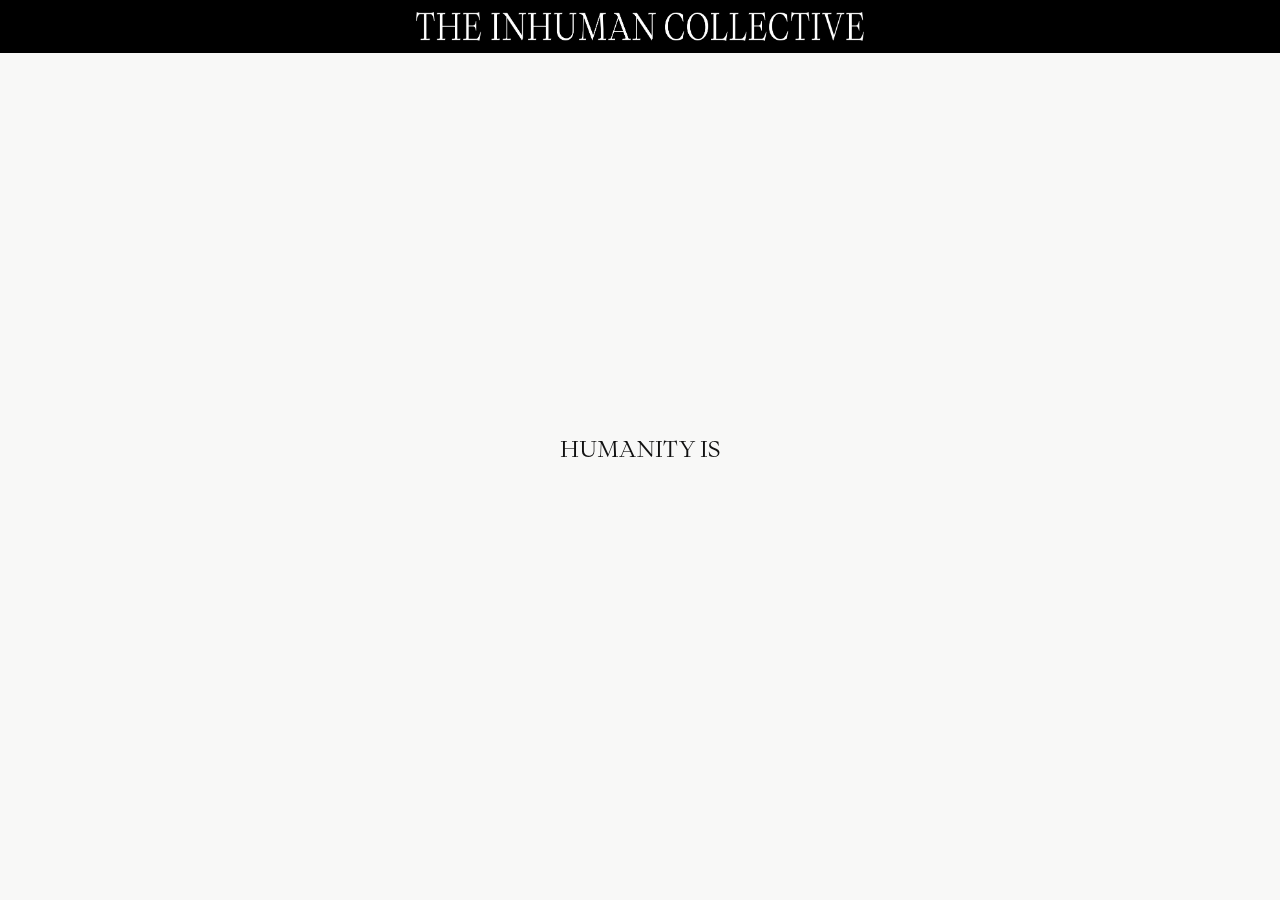
<file: index.html>
<!DOCTYPE html>
<html lang="en">
<head>
    <meta charset="UTF-8">
    <meta name="viewport" content="width=device-width, initial-scale=1.0">
    <title>THE INHUMAN COLLECTIVE</title>
    <link rel="stylesheet" href="style.css">
</head>
<body class="landing-page">
    <header class="site-header">
        <a class="site-header__link" href="index.html" aria-label="Go to landing page">
            <img
                class="site-header__title"
                src="assets/00. THE INHUMAN COLLECTIVE.png"
                alt="The Inhuman Collective"
            >
        </a>
    </header>

    <main class="landing-main">
        <button class="landing-main__prompt" id="landing-prompt" type="button">HUMANITY IS</button>

        <form class="landing-form" id="landing-form" novalidate>
            <label class="sr-only" for="password-input">Enter password</label>
            <input
                id="password-input"
                class="landing-form__input"
                type="text"
                name="password"
                inputmode="text"
                autocomplete="off"
                autocapitalize="characters"
                spellcheck="false"
                placeholder="RESPOND"
                aria-label="Respond with password"
                tabindex="-1"
            >
        </form>
    </main>

    <script src="script.js"></script>
</body>
</html>
</file>
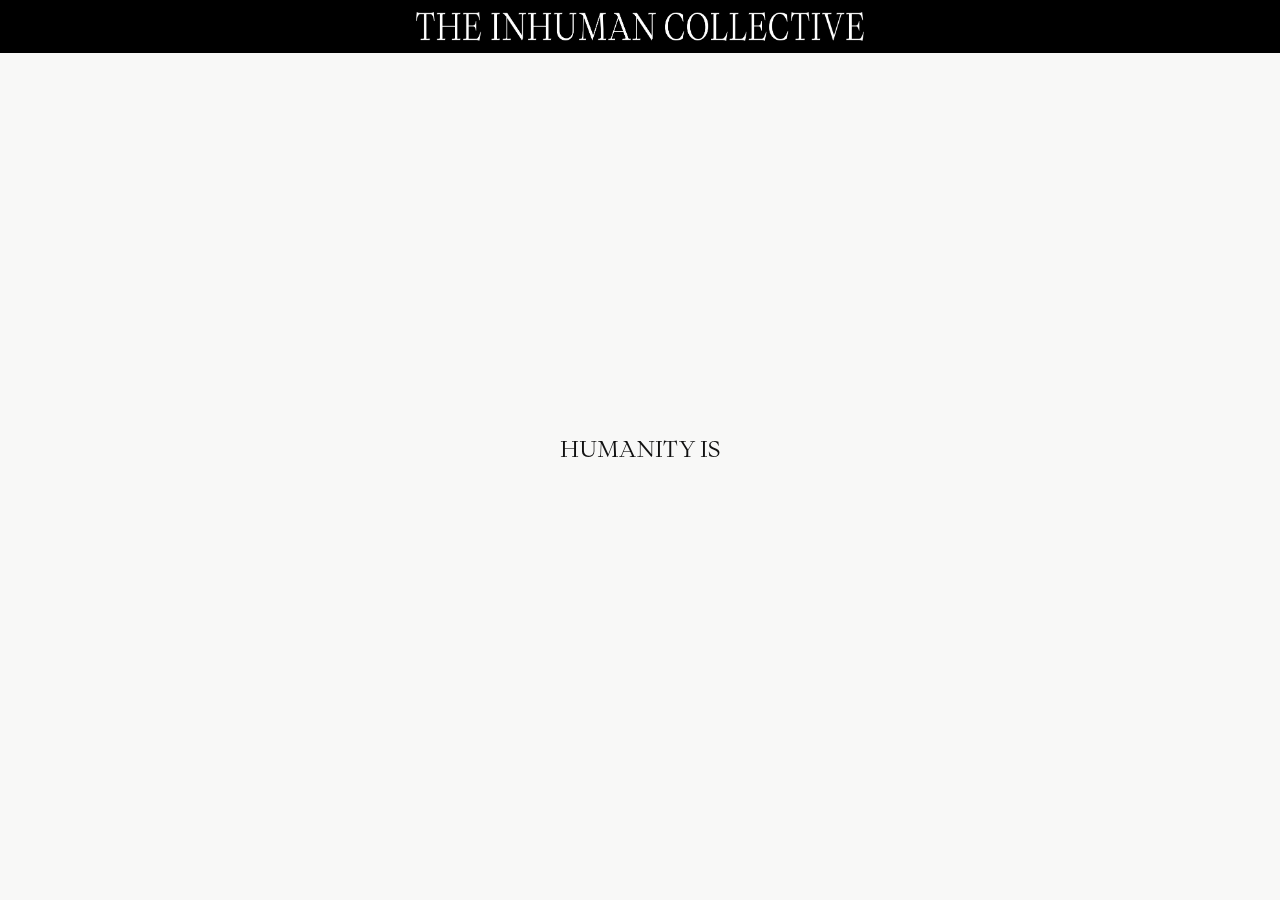
<file: landing.html>
<!DOCTYPE html>
<html lang="en">
<head>
    <meta charset="UTF-8">
    <meta name="viewport" content="width=device-width, initial-scale=1.0">
    <title>THE INHUMAN COLLECTIVE</title>
    <link rel="stylesheet" href="style.css">
</head>
<body class="landing-page">
    <header class="site-header">
        <a class="site-header__link" href="landing.html" aria-label="Go to landing page">
            <img
                class="site-header__title"
                src="assets/00. THE INHUMAN COLLECTIVE.png"
                alt="The Inhuman Collective"
            >
        </a>
    </header>

    <main class="landing-main">
        <button class="landing-main__prompt" id="landing-prompt" type="button">HUMANITY IS</button>

        <form class="landing-form" id="landing-form" novalidate>
            <label class="sr-only" for="password-input">Enter password</label>
            <input
                id="password-input"
                class="landing-form__input"
                type="text"
                name="password"
                inputmode="text"
                autocomplete="off"
                autocapitalize="characters"
                spellcheck="false"
                placeholder="RESPOND"
                aria-label="Respond with password"
                tabindex="-1"
            >
        </form>
    </main>

    <script src="script.js"></script>
</body>
</html>
</file>
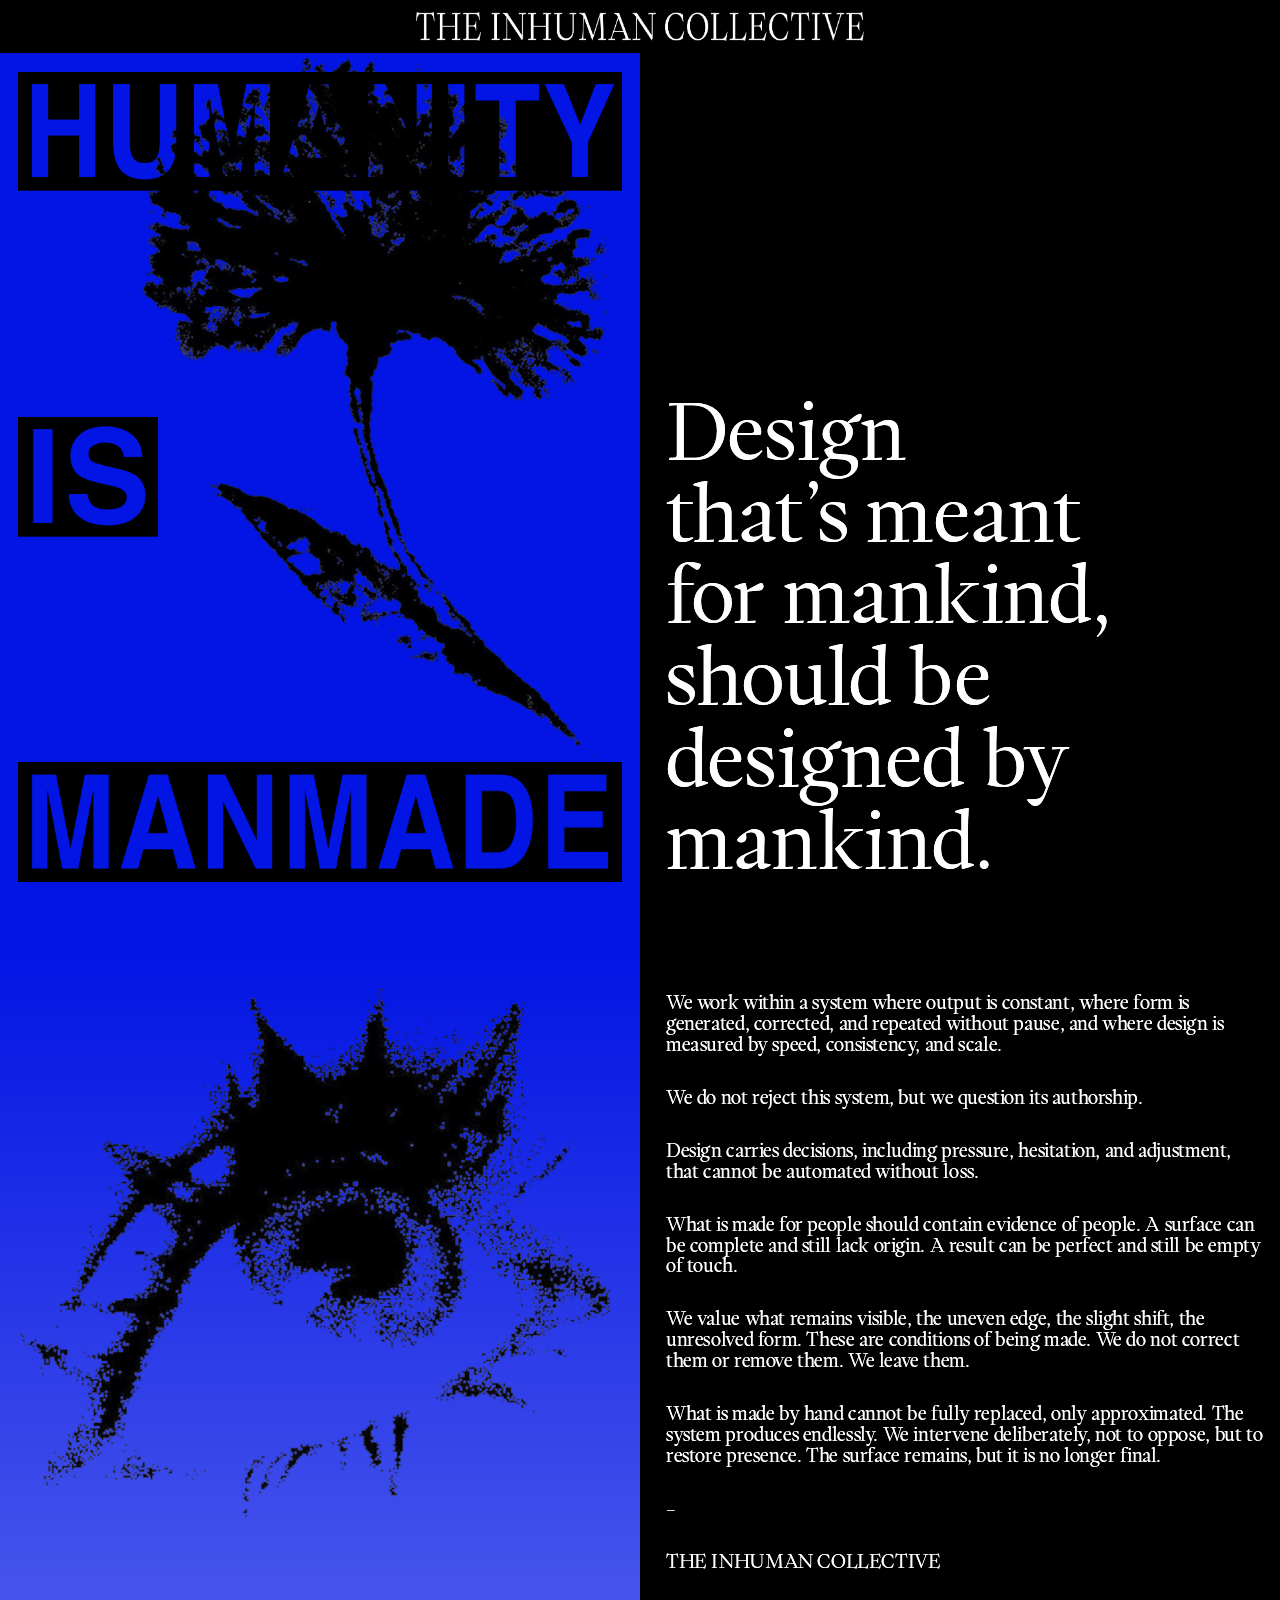
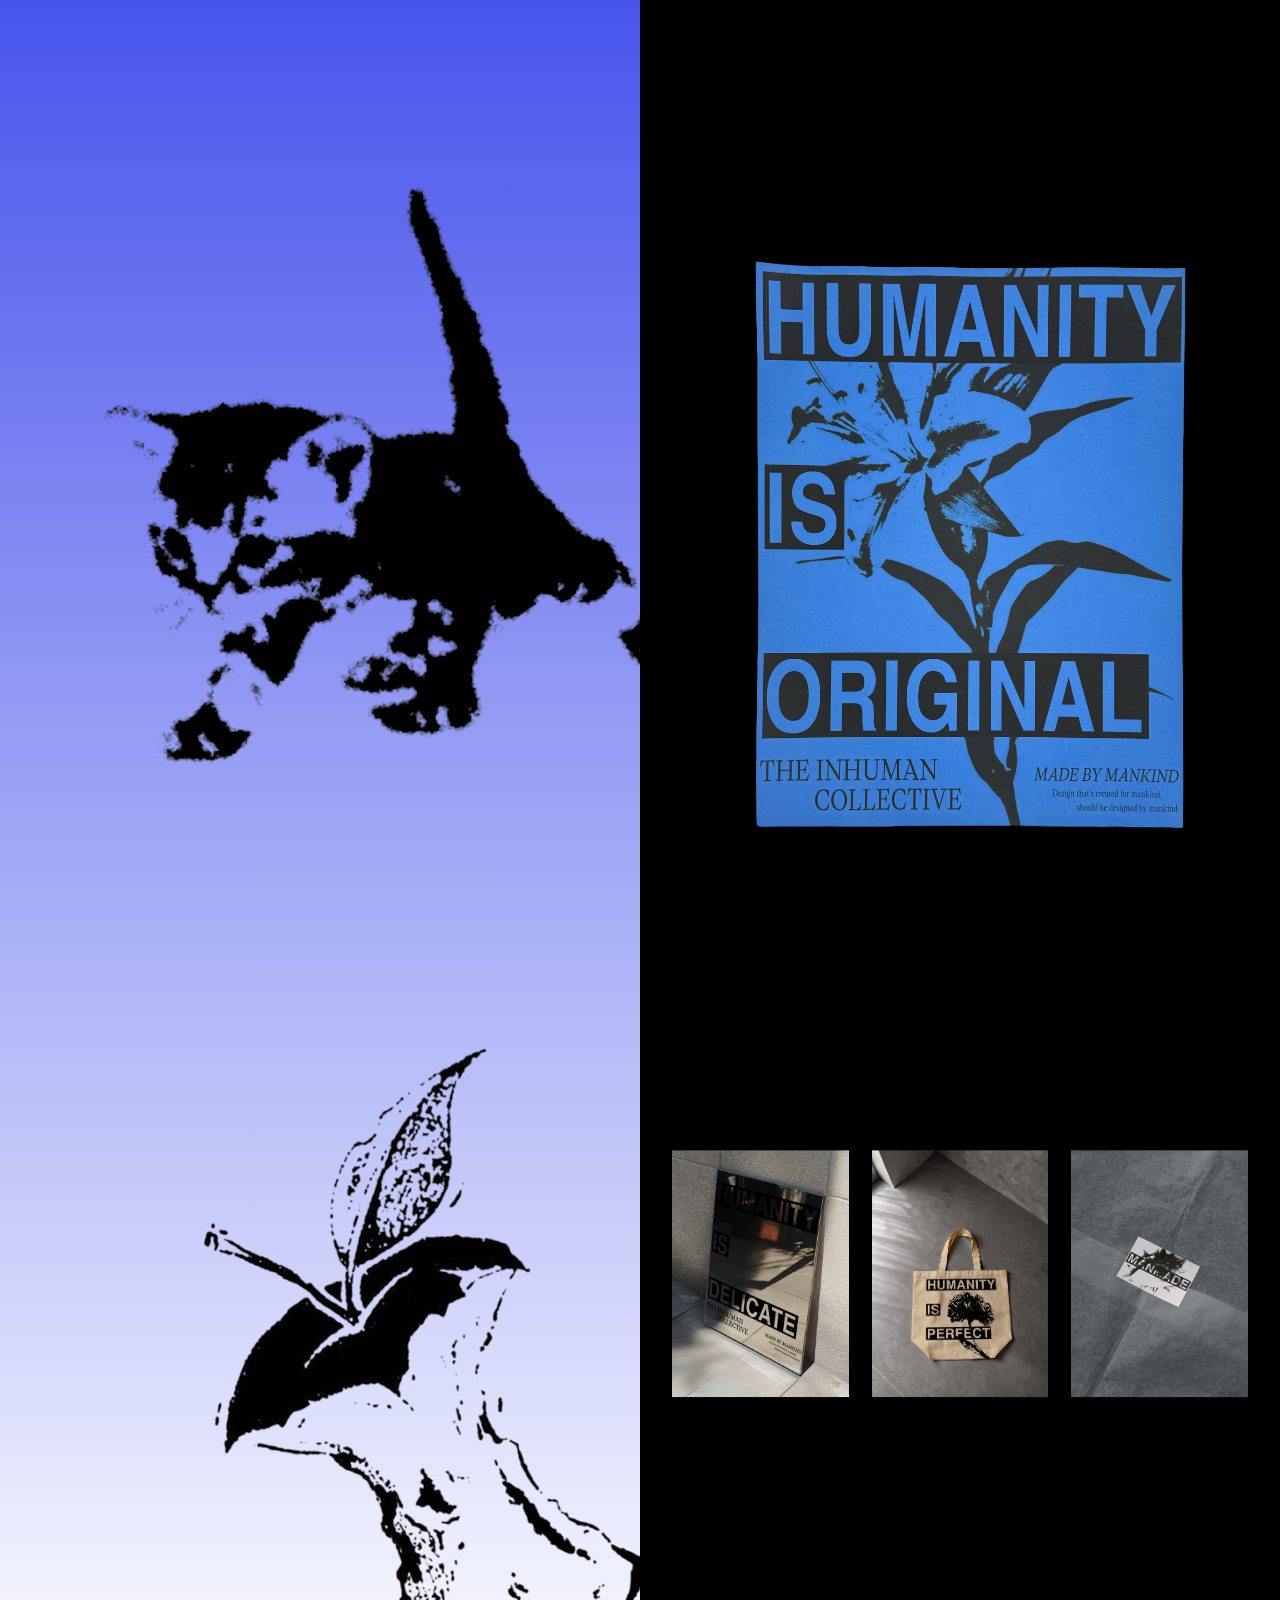
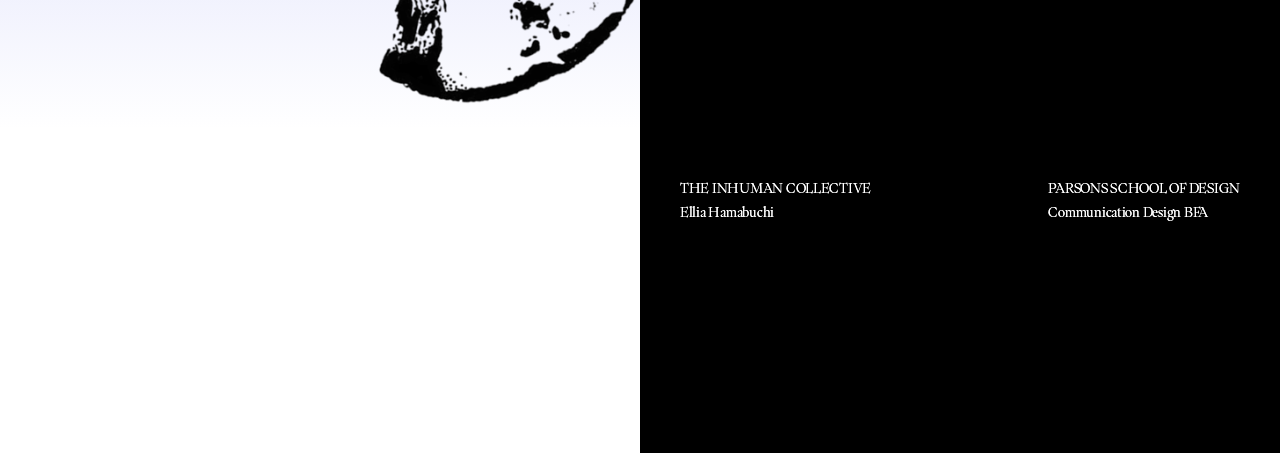
<file: mainpage.html>
<!DOCTYPE html>
<html lang="en">
<head>
    <meta charset="UTF-8">
    <meta name="viewport" content="width=device-width, initial-scale=1.0">
    <title>THE INHUMAN COLLECTIVE</title>
    <link rel="stylesheet" href="style.css">
</head>
<body class="main-page">
    <header class="site-header">
        <a class="site-header__link" href="index.html" aria-label="Go to landing page">
            <img
                class="site-header__title"
                src="assets/00. THE INHUMAN COLLECTIVE.png"
                alt="The Inhuman Collective"
            >
        </a>
    </header>

    <div class="mainpage-layout">
        <aside class="mainpage-fixed-heading" aria-hidden="true">
            <img
                class="mainpage-fixed-heading__humanity"
                src="assets/00. HUMANITY.png"
                alt=""
            >
            <img
                class="mainpage-fixed-heading__is"
                src="assets/00. IS.png"
                alt=""
            >
            <img
                id="scroll-word"
                class="mainpage-fixed-heading__word"
                src="assets/1. MANMADE.png"
                alt=""
                data-word-index="1"
            >
        </aside>

        <main class="mainpage-columns">
            <section class="mainpage-left" id="gradient-panel">
                <div class="mainpage-left__canvas">
                    <img class="mainpage-art mainpage-art--flower" src="assets/A. FLOWER.png" alt="">
                    <img class="mainpage-art mainpage-art--eye" src="assets/B. EYE.png" alt="">
                    <img class="mainpage-art mainpage-art--cat" src="assets/C. CAT.png" alt="">
                    <img class="mainpage-art mainpage-art--apple" src="assets/D. APPLE.png" alt="">
                </div>
            </section>

            <section class="mainpage-right">
                <div class="mainpage-copy">
                    <section class="mainpage-copy__panel mainpage-copy__panel--headline">
                        <h1 class="mainpage-copy__headline">
                            Design<br>
                            that’s meant<br>
                            for mankind,<br>
                            should be designed by<br>
                            mankind.
                        </h1>
                    </section>

                    <section class="mainpage-copy__panel mainpage-copy__panel--mantra">
                        <div class="mainpage-copy__body">
                            <p>We work within a system where output is constant, where form is generated, corrected, and repeated without pause, and where design is measured by speed, consistency, and scale.</p>
                            <p>We do not reject this system, but we question its authorship.</p>
                            <p>Design carries decisions, including pressure, hesitation, and adjustment, that cannot be automated without loss.</p>
                            <p>What is made for people should contain evidence of people. A surface can be complete and still lack origin. A result can be perfect and still be empty of touch.</p>
                            <p>We value what remains visible, the uneven edge, the slight shift, the unresolved form. These are conditions of being made. We do not correct them or remove them. We leave them.</p>
                            <p>What is made by hand cannot be fully replaced, only approximated. The system produces endlessly. We intervene deliberately, not to oppose, but to restore presence. The surface remains, but it is no longer final.</p>
                            <p>&ndash;</p>
                            <p>THE INHUMAN COLLECTIVE</p>
                        </div>
                    </section>

                    <section class="mainpage-copy__panel mainpage-copy__panel--poster" aria-labelledby="poster-panel-title">
                        <div
                            class="poster-stage"
                            id="poster-stage"
                            data-poster-count="8"
                            aria-label="Poster sequence"
                        >
                            <span class="sr-only" id="poster-panel-title">Poster sequence</span>
                            <div class="poster-stage__stack" id="poster-stage-stack">
                                <img
                                    class="poster-stage__image is-active"
                                    src="assets/POSTER_1.png"
                                    alt="Poster 1 from The Inhuman Collective series"
                                    data-poster-index="1"
                                >
                                <img
                                    class="poster-stage__image"
                                    src="assets/POSTER_2.png"
                                    alt="Poster 2 from The Inhuman Collective series"
                                    data-poster-index="2"
                                >
                                <img
                                    class="poster-stage__image"
                                    src="assets/POSTER_3.png"
                                    alt="Poster 3 from The Inhuman Collective series"
                                    data-poster-index="3"
                                >
                                <img
                                    class="poster-stage__image"
                                    src="assets/POSTER_4.png"
                                    alt="Poster 4 from The Inhuman Collective series"
                                    data-poster-index="4"
                                >
                                <img
                                    class="poster-stage__image"
                                    src="assets/POSTER_5.png"
                                    alt="Poster 5 from The Inhuman Collective series"
                                    data-poster-index="5"
                                >
                                <img
                                    class="poster-stage__image"
                                    src="assets/POSTER_6.png"
                                    alt="Poster 6 from The Inhuman Collective series"
                                    data-poster-index="6"
                                >
                                <img
                                    class="poster-stage__image"
                                    src="assets/POSTER_7.png"
                                    alt="Poster 7 from The Inhuman Collective series"
                                    data-poster-index="7"
                                >
                                <img
                                    class="poster-stage__image"
                                    src="assets/POSTER_8.png"
                                    alt="Poster 8 from The Inhuman Collective series"
                                    data-poster-index="8"
                                >
                            </div>
                        </div>
                    </section>

                    <section class="mainpage-copy__panel mainpage-copy__panel--merch" aria-labelledby="merch-panel-title">
                        <div class="merch-stage">
                            <h2 class="sr-only" id="merch-panel-title">Objects for sale</h2>

                            <div class="merch-stage__products">
                                <div class="merch-grid">
                                    <article class="merch-card">
                                        <img class="merch-card__image" src="assets/SIGN.jpg" alt="Mirror object">
                                        <div class="merch-card__overlay" aria-hidden="true">
                                            <p class="merch-card__price">200.00 USD</p>
                                        </div>
                                    </article>

                                    <article class="merch-card">
                                        <img class="merch-card__image" src="assets/TOTE.jpg" alt="Tote bag">
                                        <div class="merch-card__overlay" aria-hidden="true">
                                            <p class="merch-card__price">18.00 USD</p>
                                        </div>
                                    </article>

                                    <article class="merch-card">
                                        <img class="merch-card__image" src="assets/STICKER.jpg" alt="Sticker">
                                        <div class="merch-card__overlay" aria-hidden="true">
                                            <p class="merch-card__price">10.00 USD</p>
                                        </div>
                                    </article>
                                </div>
                            </div>

                            <footer class="folio-footer" aria-label="Project folios">
                                <div class="folio-footer__column">
                                    <p>THE INHUMAN COLLECTIVE</p>
                                    <p>Ellia Hamabuchi</p>
                                </div>
                                <div class="folio-footer__column">
                                    <p>PARSONS SCHOOL OF DESIGN</p>
                                    <p>Communication Design BFA</p>
                                </div>
                            </footer>
                        </div>
                    </section>
                </div>
            </section>
        </main>
    </div>

    <script src="script.js"></script>
</body>
</html>
</file>
<file: style.css>
@font-face {
    font-family: "PP Writer";
    src: url("assets/PP Writer - Free for Personal Use/otf/PPWriter-Book.otf") format("opentype");
    font-weight: 400;
    font-style: normal;
}

:root {
    --page-bg: #f8f8f7;
    --header-bg: #000000;
    --respond-color: #dadada;
    --respond-hover: #c5c5c5;
    --error-color: #820000;
    --prompt-color: #111111;
}

* {
    box-sizing: border-box;
}

html,
body {
    margin: 0;
    min-height: 100%;
}

html {
    scroll-snap-type: y mandatory;
    scroll-padding-top: 3.32rem;
}

body.landing-page {
    overflow: hidden;
    background: var(--page-bg);
    color: var(--prompt-color);
    font-family: Helvetica, Arial, sans-serif;
}

body.main-page {
    margin: 0;
    background: #000000;
    color: #ffffff;
    font-family: Georgia, "Times New Roman", serif;
    overscroll-behavior-y: none;
    overflow-x: hidden;
    scroll-snap-type: y mandatory;
}

.site-header {
    position: fixed;
    top: 0;
    left: 0;
    width: 100%;
    height: 3.32rem;
    display: flex;
    align-items: center;
    justify-content: center;
    background: var(--header-bg);
    z-index: 10;
}

.site-header__link {
    display: flex;
    align-items: center;
    justify-content: center;
    text-decoration: none;
}

.site-header__title {
    width: min(28.05rem, 49.3vw);
    height: auto;
    display: block;
}

.landing-main {
    min-height: 100vh;
    padding: 3.32rem 0 2rem;
    display: flex;
    flex-direction: column;
    align-items: center;
    justify-content: center;
    position: relative;
}

.landing-main__prompt {
    position: absolute;
    top: 50%;
    left: 50%;
    margin: 0;
    padding: 0;
    border: 0;
    background: transparent;
    cursor: pointer;
    font-family: "PP Writer", Georgia, serif;
    font-size: clamp(1.125rem, 0.828rem + 0.702vw, 1.395rem);
    line-height: 1;
    letter-spacing: 0;
    color: var(--prompt-color);
    transform: translate(-50%, -50%);
    transition: transform 320ms ease, opacity 220ms ease;
}

.landing-main__prompt:focus {
    outline: none;
}

.landing-main__prompt:hover {
    opacity: 0.8;
}

.landing-form {
    position: absolute;
    top: calc(50% + 20px);
    left: 0;
    width: 100vw;
    display: flex;
    justify-content: center;
    transform: translateY(-50%);
    opacity: 0;
    pointer-events: none;
    transition: opacity 320ms ease;
}

.landing-form__input {
    width: 100%;
    border: 0;
    padding: 0;
    background: transparent;
    caret-color: transparent;
    color: var(--respond-color);
    font-family: Helvetica, Arial, sans-serif;
    font-size: clamp(7.56rem, 21.42vw, 21.42rem);
    font-weight: 700;
    line-height: 0.88;
    letter-spacing: -0.04em;
    text-align: center;
    text-transform: uppercase;
    outline: none;
    transition: color 180ms ease;
    cursor: text;
}

.landing-form__input::placeholder {
    color: var(--respond-color);
    opacity: 1;
    transition: color 180ms ease;
}

.landing-form:hover .landing-form__input,
.landing-form__input:hover,
.landing-form__input:focus {
    color: var(--respond-hover);
}

.landing-form:hover .landing-form__input::placeholder,
.landing-form__input:hover::placeholder,
.landing-form__input:focus::placeholder {
    color: var(--respond-hover);
}

.landing-form__input:focus::placeholder {
    color: transparent;
}

.landing-form__input.is-error,
.landing-form__input.is-error::placeholder {
    color: var(--error-color);
}

body.landing-page.is-activated .landing-main {
    justify-content: center;
}

body.landing-page.is-activated .landing-main__prompt {
    transform: translate(-50%, calc(-50% - 8.5rem));
}

body.landing-page.is-activated .landing-form {
    opacity: 1;
    pointer-events: auto;
}

.sr-only {
    position: absolute;
    width: 1px;
    height: 1px;
    padding: 0;
    margin: -1px;
    overflow: hidden;
    clip: rect(0, 0, 0, 0);
    white-space: nowrap;
    border: 0;
}

@media (max-width: 900px) {
    .site-header {
        height: 3rem;
    }

    .site-header__title {
        width: min(20.4rem, 68vw);
    }

    .landing-main {
        padding-top: 3rem;
    }

    .landing-main__prompt {
        font-size: clamp(0.9rem, 0.756rem + 0.81vw, 1.17rem);
    }

    body.landing-page.is-activated .landing-main__prompt {
        transform: translate(-50%, calc(-50% - 5.8rem));
    }

    .landing-form__input {
        font-size: clamp(5.35rem, 25.2vw, 10.08rem);
        line-height: 0.92;
    }
}

.mainpage-layout {
    position: relative;
    min-height: 100vh;
}

.mainpage-columns {
    display: grid;
    grid-template-columns: minmax(0, 1fr) minmax(0, 1fr);
    align-items: stretch;
    min-height: 100vh;
    padding-top: 3.32rem;
}

.mainpage-left,
.mainpage-right {
    min-height: calc(100vh - 3.32rem);
}

.mainpage-left {
    position: relative;
    overflow: hidden;
    background: linear-gradient(
        180deg,
        var(--main-gradient-color, #5eff4c) 25%,
        #ffffff 91%
    );
}

.mainpage-left__canvas {
    position: relative;
    min-height: 400vh;
}

.mainpage-fixed-heading {
    --heading-left-gap: 1.1rem;
    --heading-edge-gap: clamp(1.15rem, 1.9vh, 1.9rem);
    --heading-word-height: min(9.3725vw, 8.9125rem);
    position: fixed;
    top: 3.32rem;
    left: 0;
    width: 50vw;
    height: calc(100vh - 3.32rem);
    z-index: 8;
    pointer-events: none;
    overflow: hidden;
}

.mainpage-fixed-heading__humanity,
.mainpage-fixed-heading__is,
.mainpage-fixed-heading__word {
    position: absolute;
    display: block;
    height: auto;
}

.mainpage-fixed-heading__humanity {
    top: var(--heading-edge-gap);
    left: var(--heading-left-gap);
    height: var(--heading-word-height);
    width: auto;
    max-width: calc(100% - (2 * var(--heading-left-gap)));
}

.mainpage-fixed-heading__is {
    top: 50%;
    left: var(--heading-left-gap);
    height: var(--heading-word-height);
    width: auto;
    max-width: calc(100% - (2 * var(--heading-left-gap)));
    transform: translateY(-50%);
}

.mainpage-fixed-heading__word {
    left: var(--heading-left-gap);
    bottom: var(--heading-edge-gap);
    height: var(--heading-word-height);
    width: auto;
    max-width: calc(100% - (2 * var(--heading-left-gap)));
}

.mainpage-art {
    position: absolute;
    display: block;
    height: auto;
    user-select: none;
    pointer-events: none;
}

.mainpage-art--flower {
    top: calc(4.3rem - 150px);
    left: 5vw;
    width: min(52vw, 46.5rem);
}

.mainpage-art--eye {
    top: calc(100vh - 4rem + 100px);
    left: 1.4vw;
    width: min(53vw, 46rem);
}

.mainpage-art--cat {
    top: calc(200vh - 5rem);
    left: 0.8vw;
    width: min(66vw, 59rem);
}

.mainpage-art--apple {
    top: calc(300vh - 4rem - 170px);
    left: 5.2vw;
    width: min(58.65vw, 52.275rem);
}

.mainpage-right {
    background: #000000;
    position: relative;
}

.mainpage-copy {
    min-height: 400vh;
    padding: 0 1rem 8rem 1rem;
}

.mainpage-copy__panel {
    min-height: calc(100vh - 3.32rem);
    scroll-snap-align: start;
    scroll-snap-stop: always;
}

.mainpage-copy__panel--headline {
    display: flex;
    align-items: flex-end;
    padding: 0 0 clamp(1.15rem, 1.9vh, 1.9rem);
}

.mainpage-copy__panel--mantra {
    padding-top: calc(3.32rem + 40px);
}

.mainpage-copy__panel--poster {
    display: flex;
    align-items: center;
    justify-content: center;
    padding: 0 1rem;
}

.mainpage-copy__panel--merch {
    padding: 0 1rem;
}

.mainpage-copy__headline {
    max-width: 44rem;
    margin: 0 0 0 10px;
    position: relative;
    font-family: "PP Writer", Georgia, serif;
    font-size: clamp(5.02848rem, 5.9616vw, 7.1497728rem);
    font-weight: 400;
    line-height: 1.01661;
    letter-spacing: -0.01em;
}

.mainpage-copy__body {
    max-width: 39rem;
    margin-top: 0;
    margin-left: 10px;
    font-family: "PP Writer", Georgia, serif;
    font-size: clamp(1.2rem, 1.25vw, 1.39625rem);
    line-height: 1.09;
    letter-spacing: -0.02em;
}

.mainpage-copy__body p {
    position: relative;
    margin: 0 0 2rem;
}

.mainpage-copy__headline::after,
.mainpage-copy__body p::after,
.folio-footer__column p::after {
    content: attr(data-text);
    position: absolute;
    inset: 0;
    color: transparent;
    white-space: pre-line;
    background-image: radial-gradient(
        circle 120px at var(--copy-cursor-x, -100px) var(--copy-cursor-y, -100px),
        var(--main-gradient-color, #5eff4c) 0,
        var(--main-gradient-color, #5eff4c) 36px,
        rgba(255, 255, 255, 0.92) 88px,
        #ffffff 120px
    );
    background-repeat: no-repeat;
    -webkit-background-clip: text;
    background-clip: text;
    pointer-events: none;
}

.poster-stage {
    width: min(100%, 44rem);
}

.poster-stage__stack {
    position: relative;
    width: min(100%, 40rem);
    aspect-ratio: 4284 / 5712;
    margin-left: 10px;
}

.poster-stage__image {
    position: absolute;
    inset: 0;
    display: block;
    width: 100%;
    height: 100%;
    object-fit: contain;
    user-select: none;
    pointer-events: none;
    opacity: 0;
    will-change: opacity;
}

.poster-stage__image.is-active {
    opacity: 1;
}

.merch-stage {
    min-height: calc(100vh - 3.32rem);
    padding: 2rem 0 clamp(1.25rem, 1.8vh, 1.75rem);
    display: flex;
    flex-direction: column;
    justify-content: space-between;
}

.merch-stage__products {
    height: calc(((100vh - 3.32rem) / 2) + (var(--heading-word-height) / 2));
    display: flex;
    align-items: flex-end;
    transform: translateY(calc(30% + 50px));
}

.merch-grid {
    display: grid;
    grid-template-columns: repeat(3, minmax(0, 1fr));
    gap: clamp(1rem, 1.8vw, 2rem);
    align-items: end;
}

.merch-card {
    position: relative;
    aspect-ratio: 5 / 7;
    overflow: hidden;
    background: #111111;
}

.merch-card__image {
    width: 100%;
    height: 100%;
    display: block;
    object-fit: cover;
    transition: opacity 180ms ease;
}

.merch-card__overlay {
    position: absolute;
    inset: 0;
    display: flex;
    align-items: center;
    justify-content: center;
    background: rgba(0, 0, 0, 0.52);
    opacity: 0;
    transition: opacity 180ms ease;
    pointer-events: none;
}

.merch-card:hover .merch-card__image,
.merch-card:focus-within .merch-card__image {
    opacity: 0.42;
}

.merch-card:hover .merch-card__overlay,
.merch-card:focus-within .merch-card__overlay {
    opacity: 1;
}

.merch-card__price {
    margin: 0;
    color: #ffffff;
    font-family: "PP Writer", Georgia, serif;
    font-size: clamp(1.2rem, 1.25vw, 1.39625rem);
    line-height: 1.09;
    letter-spacing: -0.02em;
}

.folio-footer {
    display: grid;
    grid-template-columns: repeat(2, minmax(0, 1fr));
    gap: 2rem;
    align-items: end;
    padding: 0 0.5rem;
    font-family: "PP Writer", Georgia, serif;
    font-size: clamp(0.84rem, 0.875vw, 0.977375rem);
    line-height: 1.09;
    letter-spacing: -0.02em;
}

.folio-footer__column {
    display: flex;
    flex-direction: column;
    gap: 0.6rem;
}

.folio-footer__column:last-child {
    justify-self: end;
    text-align: left;
}

.folio-footer__column p {
    margin: 0;
    position: relative;
}

@media (max-width: 1100px) {
    .mainpage-fixed-heading {
        --heading-left-gap: 0.9rem;
        --heading-edge-gap: clamp(1rem, 1.8vh, 1.5rem);
        --heading-word-height: min(9.6025vw, 7.705rem);
        width: 50vw;
    }

    .mainpage-fixed-heading__humanity {
        max-width: calc(100% - (2 * var(--heading-left-gap)));
    }

    .mainpage-copy {
        padding: 0 0.85rem 8rem 0.85rem;
    }
}

@media (max-width: 900px) {
    html {
        scroll-padding-top: 3rem;
    }

    body.main-page {
        background: #ffffff;
    }

    .mainpage-columns {
        grid-template-columns: 1fr;
        padding-top: 3rem;
    }

    .mainpage-left,
    .mainpage-right {
        min-height: auto;
    }

    .mainpage-fixed-heading {
        --heading-left-gap: 0.75rem;
        --heading-edge-gap: clamp(0.9rem, 1.8vh, 1.4rem);
        --heading-word-height: min(21.85vw, 7.59rem);
        top: 3rem;
        width: 100vw;
        height: calc(100vh - 3rem);
    }

    .mainpage-fixed-heading__humanity {
        max-width: calc(100% - (2 * var(--heading-left-gap)));
    }

    .mainpage-left__canvas,
    .mainpage-copy {
        min-height: auto;
    }

    .mainpage-left {
        min-height: 200rem;
    }

    .mainpage-art--flower {
        top: 7rem;
        left: 2vw;
        width: 92vw;
    }

    .mainpage-art--eye {
        top: calc(100vh - 2rem);
        left: -4vw;
        width: 94vw;
    }

    .mainpage-art--cat {
        top: calc(200vh - 3rem);
        left: -4vw;
        width: 116vw;
    }

    .mainpage-art--apple {
        top: calc(300vh - 2rem);
        left: 5vw;
        width: 83vw;
    }

    .mainpage-right {
        min-height: 100vh;
    }

    .mainpage-copy {
        padding: 5rem 0.75rem 4rem;
        background: #000000;
    }

    .mainpage-copy__panel {
        min-height: auto;
    }

    .mainpage-copy__panel--headline {
        min-height: calc(100vh - 3rem);
        padding-bottom: 1rem;
    }

    .mainpage-copy__panel--mantra {
        padding-top: 2rem;
    }

    .mainpage-copy__panel--poster {
        min-height: calc(100vh - 3rem);
        align-items: center;
        padding: 0 0.75rem;
    }

    .mainpage-copy__panel--merch {
        padding: 0 0.75rem;
    }

    .mainpage-copy__headline {
        max-width: none;
        font-size: clamp(2.7rem, 12vw, 4.6rem);
    }

    .mainpage-copy__body {
        max-width: none;
        margin-top: 2.5rem;
        font-size: clamp(1rem, 4.2vw, 1.5rem);
        line-height: 1.22;
    }

    .poster-stage {
        width: 100%;
    }

    .poster-stage__stack {
        margin-left: 0;
    }

    .merch-stage {
        min-height: calc(100vh - 3rem);
        padding: 1.5rem 0 1rem;
        gap: 2rem;
    }

    .merch-stage__products {
        height: auto;
        transform: none;
    }

    .merch-grid {
        grid-template-columns: 1fr;
        gap: 1rem;
    }

    .merch-card {
        aspect-ratio: 4 / 5;
    }

    .merch-card__price {
        font-size: clamp(1rem, 4.2vw, 1.5rem);
    }

    .folio-footer {
        grid-template-columns: 1fr;
        gap: 1.25rem;
        padding: 0;
        font-size: clamp(0.7rem, 2.94vw, 1.05rem);
    }

    .folio-footer__column:last-child {
        justify-self: start;
    }
}
</file>
